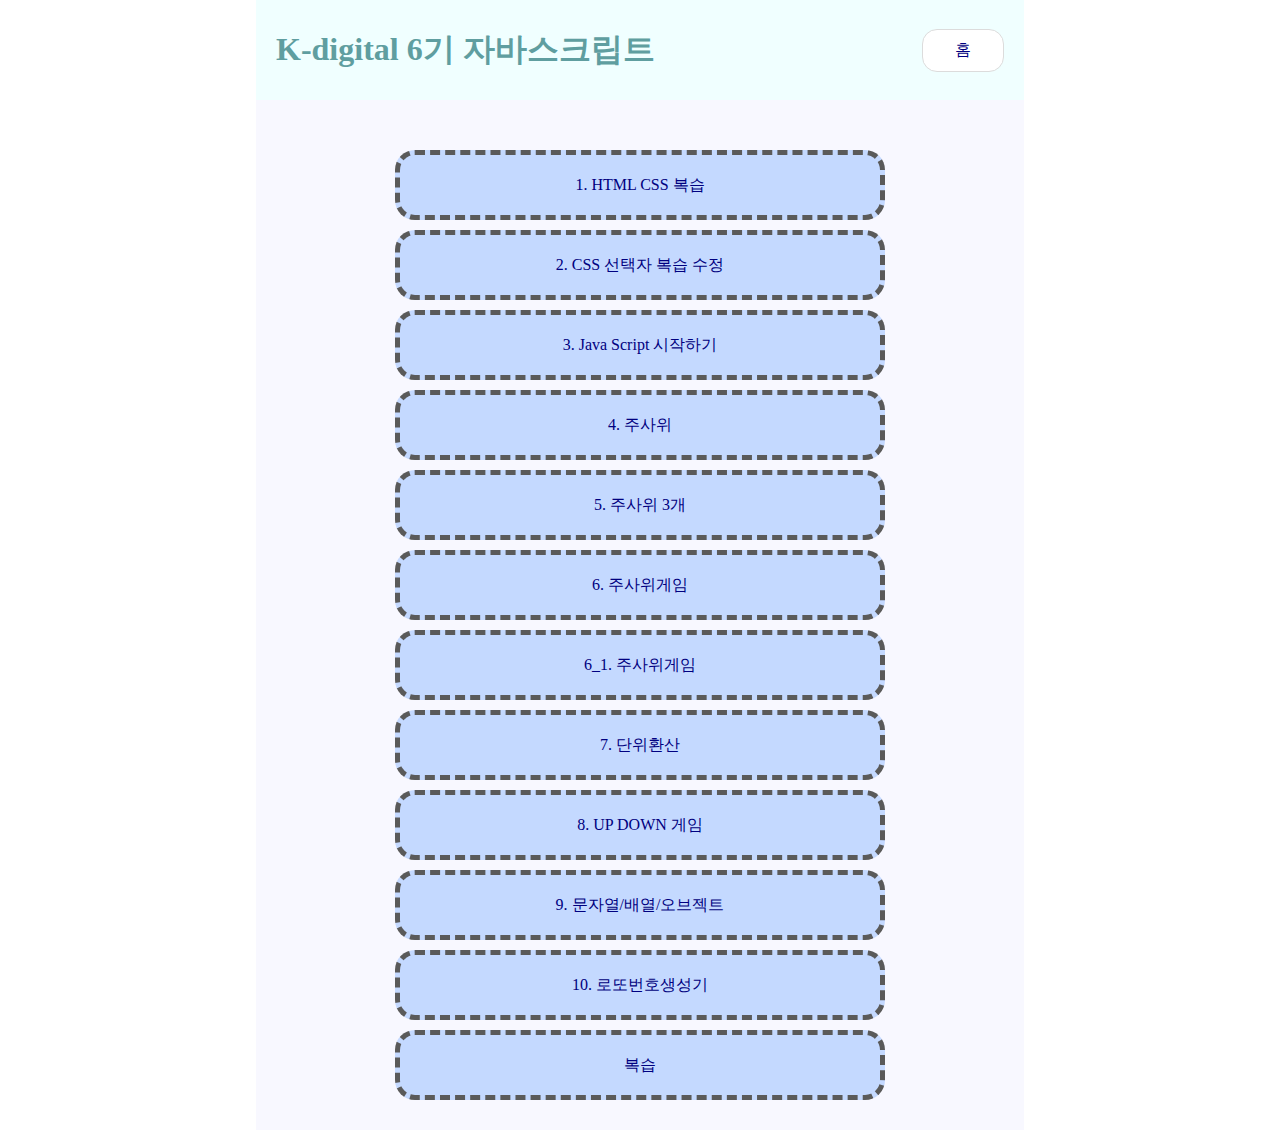
<file: index.html>
<!DOCTYPE html>
<html lang="ko">
  <head>
    <meta charset="UTF-8" />
    <meta name="viewport" content="width=device-width, initial-scale=1.0" />
    <link rel="stylesheet" href="index.css">
    <title>K-디지털6기</title>
  </head>
  <body>
    <main>
      <header>
        <h1>K-digital 6기 자바스크립트</h1>
        <div><a href="index.html">홈</a></div>
      </header>
      <article>
        <ul>
          <!-- a 태그는 반드시 href속성을 가짐 -->
          <li><a href="./01/01.html">1. HTML CSS 복습</a></li>
          <li><a href="./02/02.html">2. CSS 선택자 복습 수정</a></li>
          <li><a href="./03/03.html">3. Java Script 시작하기</a></li>
          <li><a href="./04/04.html">4. 주사위</a></li>
          <li><a href="./05/05.html">5. 주사위 3개</a></li>
          <li><a href="./06/06.html">6. 주사위게임</a></li>
          <li><a href="./06_1/06_1.html">6_1. 주사위게임</a></li>
          <li><a href="./07/07.html">7. 단위환산</a></li>
          <li><a href="./08/08.html">8. UP DOWN 게임</a></li>
          <li><a href="./09/09.html">9. 문자열/배열/오브젝트</a></li>
          <li><a href="./10/10.html">10. 로또번호생성기</a></li>
          <li><a href="./my/my.html">복습</a></li>
        </ul>
      </article>
    </main>
  </body>
</html>
</file>
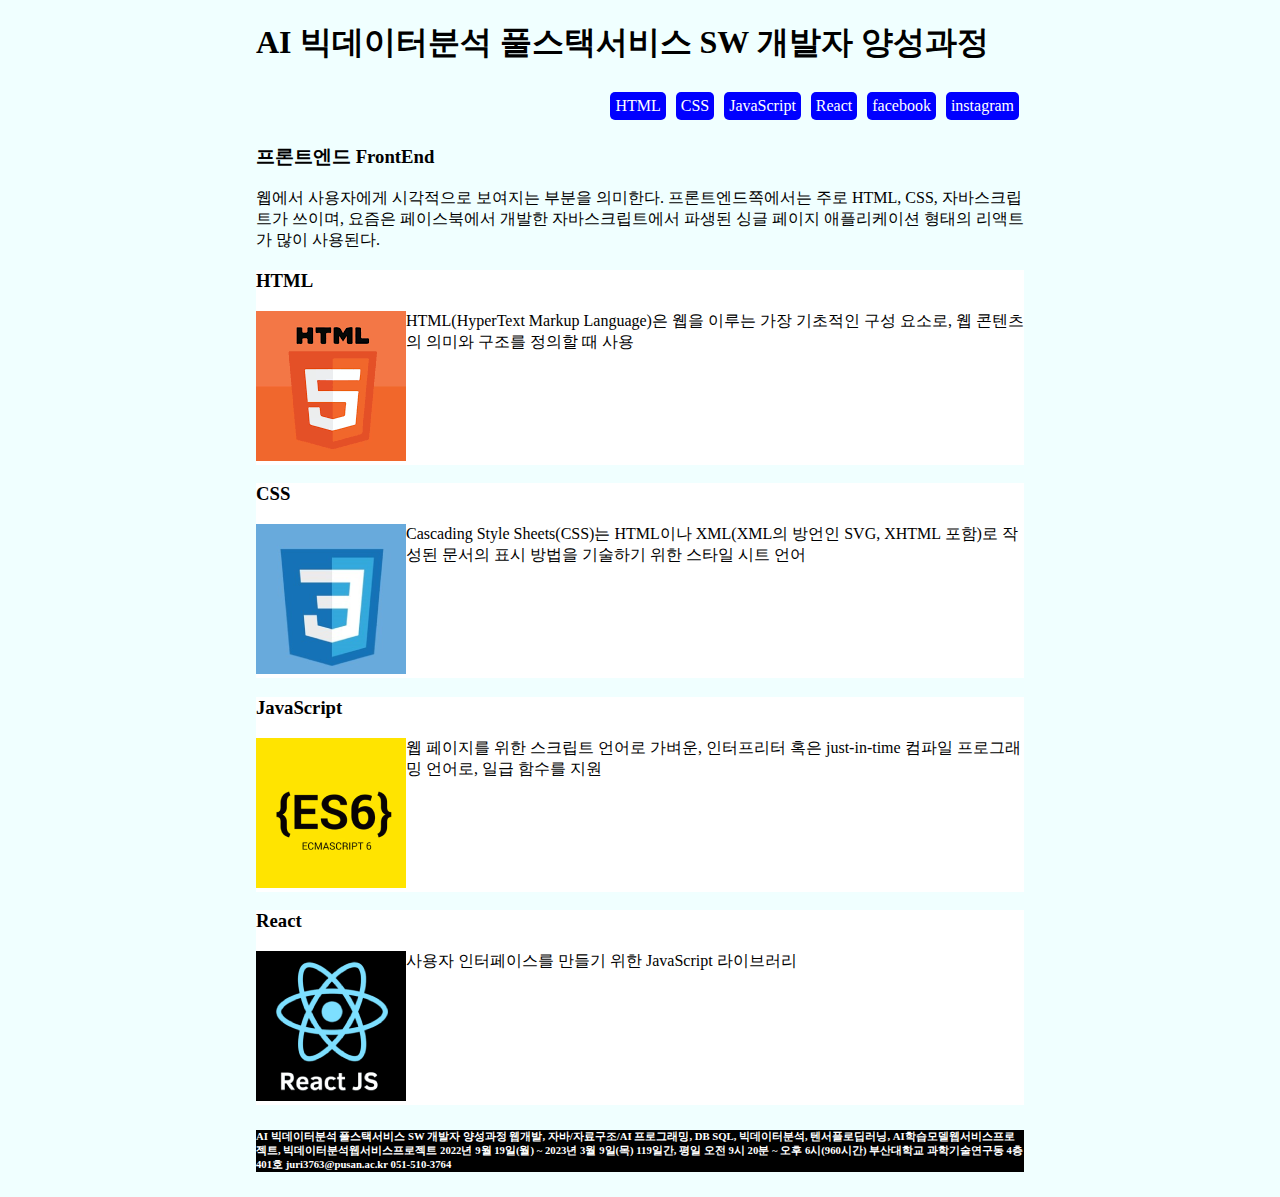
<file: 01/01.html>
<!DOCTYPE html>
<html lang="ko">
<head>
    <meta charset="UTF-8">
    <meta name="viewport" content="width=device-width, initial-scale=1.0">
    <link rel="stylesheet" href="01.css">
    <title>프론트엔드(FrontEnd)</title>
</head>
<body>
    <div class="title">
        <h1>AI 빅데이터분석 풀스택서비스 SW 개발자 양성과정</h1>
    </div>
    <div class="a">
        <div>HTML</div>
        <div>CSS</div>
        <div>JavaScript</div>
        <div>React</div>
        <div>facebook</div>
        <div>instagram</div>
    </div>

    <div>
        <h3>프론트엔드 FrontEnd</h3>
        <p>웹에서 사용자에게 시각적으로 보여지는 부분을 의미한다. 프론트엔드쪽에서는 주로 HTML, CSS, 자바스크립트가 쓰이며, 요즘은 페이스북에서 개발한 자바스크립트에서 파생된 싱글 페이지 애플리케이션 형태의 리액트가 많이 사용된다.
        </p>
    </div>

    <div class="box">
        <div>
            <h3>HTML</h3>
        </div>
        <div class="box-img-div">
            <div>
                <img src="01/01_image/html.png">
            </div>
            <div>
                HTML(HyperText Markup Language)은 웹을 이루는 가장 기초적인 구성 요소로, 웹 콘텐츠의 의미와 구조를 정의할 때 사용
            </div>
        </div>
    </div>

    <div class="box">
        <div>
            <h3>CSS</h3>
        </div>
        <div class="box-img-div">
            <div class="img-div">
                <img class="img" src="01/01_image/css.png">
            </div>
            <div>
                Cascading Style Sheets(CSS)는 HTML이나 XML(XML의 방언인 SVG, XHTML 포함)로 작성된 문서의 표시 방법을 기술하기 위한 스타일 시트 언어
            </div>
        </div>
    </div>

    <div class="box">
        <div>
            <h3>JavaScript</h3>
        </div>
        <div class="box-img-div">
            <div>
                <img src="/01/01/01_image/js.png">
            </div>
            <div>
                웹 페이지를 위한 스크립트 언어로 가벼운, 인터프리터 혹은 just-in-time 컴파일 프로그래밍 언어로, 일급 함수를 지원
            </div>
        </div>
    </div>

    <div class="box">
        <div>
            <h3>React</h3>
        </div>
        <div class="box-img-div">
            <div>
                <img src="/01/01/01_image/react.png">
            </div>
            <div>
                사용자 인터페이스를 만들기 위한 JavaScript 라이브러리
            </div>
        </div>
        </div>

    <footer class="end-div">
        <h6 class="end">AI 빅데이터분석 풀스택서비스 SW 개발자 양성과정
            웹개발, 자바/자료구조/AI 프로그래밍, DB SQL, 빅데이터분석, 텐서플로딥러닝, AI학습모델웹서비스프로젝트, 빅데이터분석웹서비스프로젝트
            2022년 9월 19일(월) ~ 2023년 3월 9일(목) 119일간, 평일 오전 9시 20분 ~ 오후 6시(960시간)
            부산대학교 과학기술연구동 4층 401호 juri3763@pusan.ac.kr 051-510-3764</h6>
    </footer>
</body>
</html>
</file>
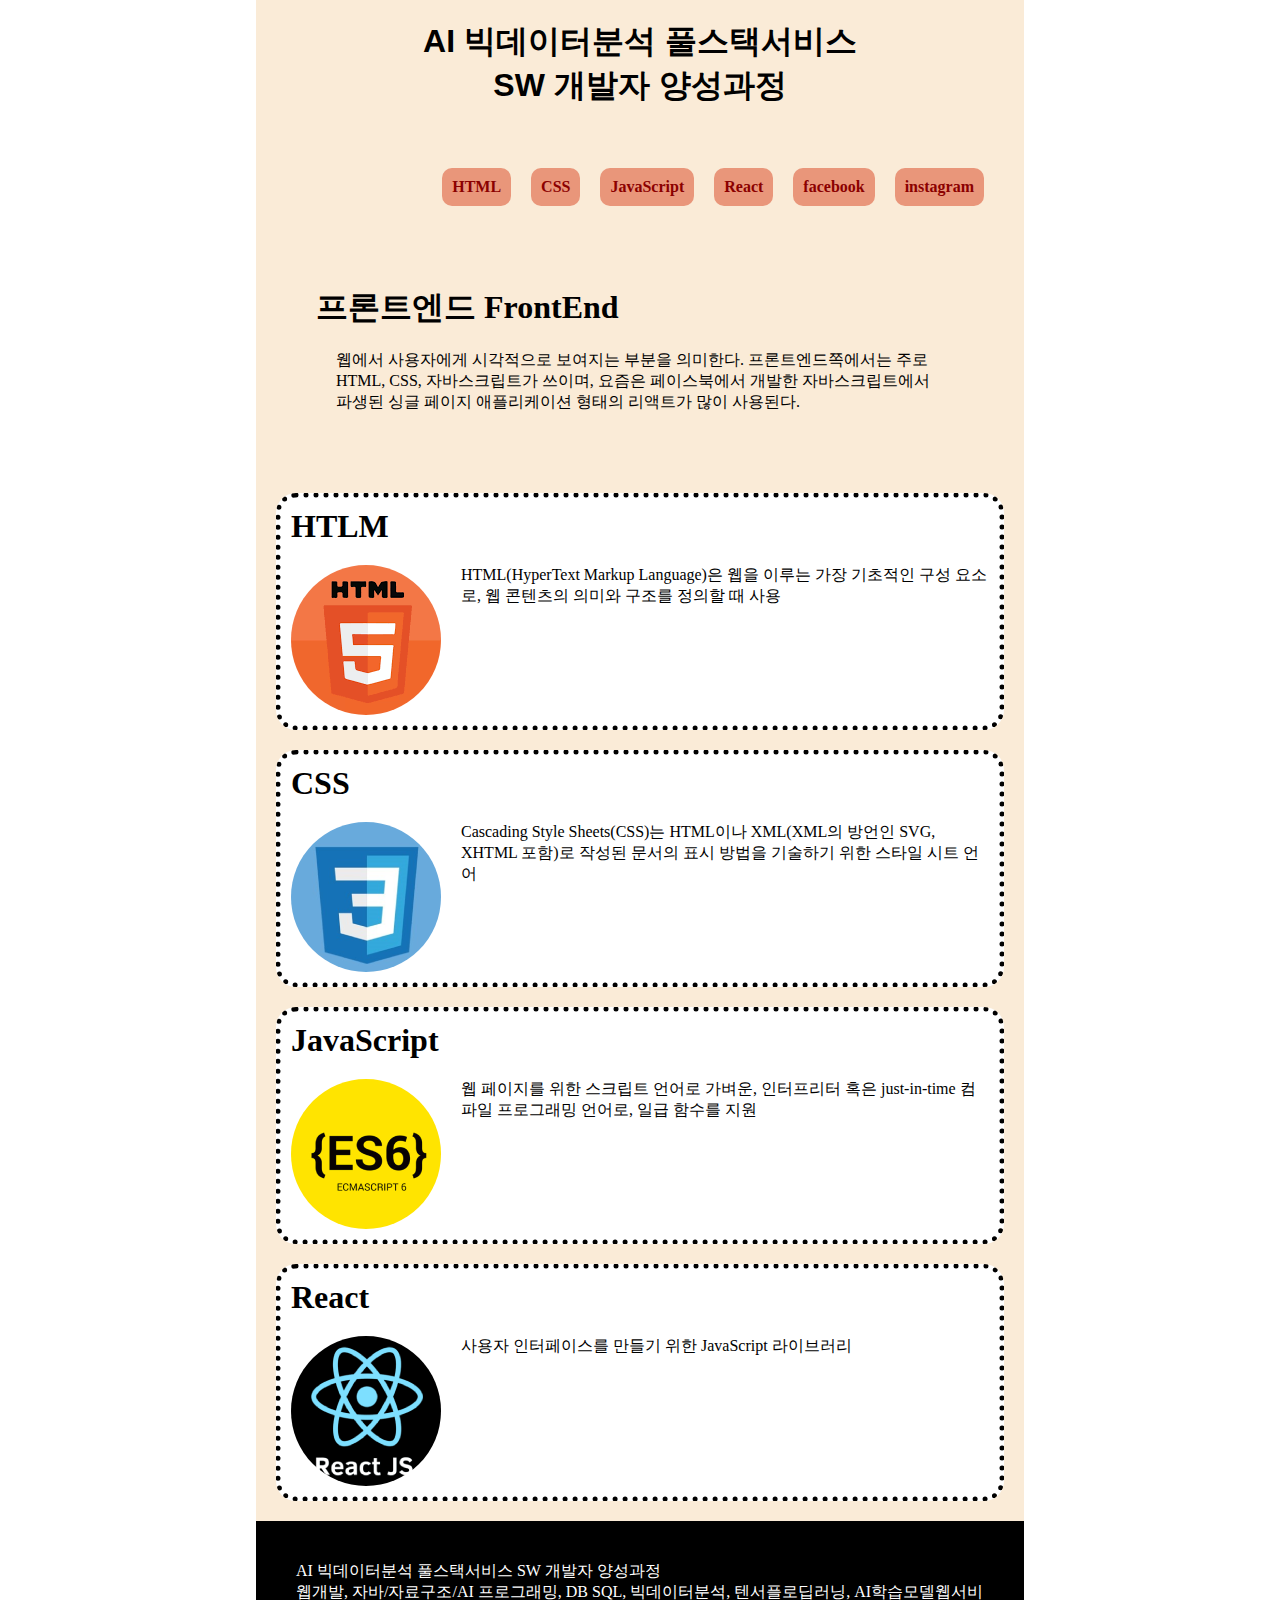
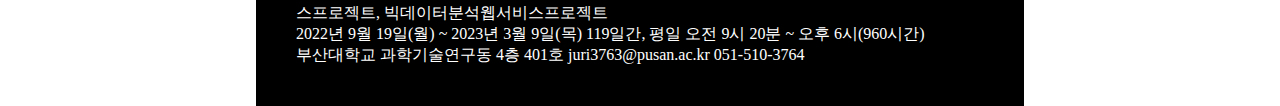
<file: 02/02.html>
<!DOCTYPE html>
<html lang="ko">
<head>
    <meta charset="UTF-8">
    <meta name="viewport" content="width=device-width, initial-scale=1.0">
    <link rel="stylesheet" href="./02.css">
    <title>HtmlCss복습</title>
</head>
<body>
    <main>
        <header>
            <h1>AI 빅데이터분석 풀스택서비스<br>SW 개발자 양성과정</h1>
            <nav>
                <ul>
                    <li><a href="#s1">HTML</a></li>
                    <li><a href="#s2">CSS</a></li>
                    <li><a href="#s3">JavaScript</a></li>
                    <li><a href="#s4">React</a></li>
                    <li><a href="https://www.facebook.com/">facebook</a></li>
                    <li><a href="https://www.instagram.com/">instagram</a></li>
                </ul>
            </nav>
        </header>

        <article>
            <h1>프론트엔드 FrontEnd</h1>
            <p>웹에서 사용자에게 시각적으로 보여지는 부분을 의미한다. 프론트엔드쪽에서는 주로 HTML, CSS, 자바스크립트가 쓰이며, 요즘은 페이스북에서 개발한 자바스크립트에서 파생된 싱글 페이지 애플리케이션 형태의 리액트가 많이 사용된다.</p>
        </article>

        <section id="s1">
            <h1>HTLM</h1>
            <div>
                <img src="../01/01/01_image/html.png">
                <p>HTML(HyperText Markup Language)은 웹을 이루는 가장 기초적인 구성 요소로, 웹 콘텐츠의 의미와 구조를 정의할 때 사용</p>
            </div>
        </section>

        <section id="s2">
            <h1>CSS</h1>
            <div>
                <img src="/01/01/01_image/css.png">
                <p>Cascading Style Sheets(CSS)는 HTML이나 XML(XML의 방언인 SVG, XHTML 포함)로 작성된 문서의 표시 방법을 기술하기 위한 스타일 시트 언어</p>
            </div>
        </section>

        <section id="s3">
            <h1>JavaScript</h1>
            <div>
                <img src="/01/01/01_image/js.png">
                <p>웹 페이지를 위한 스크립트 언어로 가벼운, 인터프리터 혹은 just-in-time 컴파일 프로그래밍 언어로, 일급 함수를 지원</p>
            </div>
        </section>

        <section id="s4">
            <h1>React</h1>
            <div>
                <img src="/01/01/01_image/react.png">
                <p>사용자 인터페이스를 만들기 위한 JavaScript 라이브러리</p>
            </div>
        </section>

        <footer>
            <ul>
                <li>AI 빅데이터분석 풀스택서비스 SW 개발자 양성과정</li>
                <li>웹개발, 자바/자료구조/AI 프로그래밍, DB SQL, 빅데이터분석, 텐서플로딥러닝, AI학습모델웹서비스프로젝트, 빅데이터분석웹서비스프로젝트</li>
                <li>2022년 9월 19일(월) ~ 2023년 3월 9일(목) 119일간, 평일 오전 9시 20분 ~ 오후 6시(960시간)</li>
                <li>부산대학교 과학기술연구동 4층 401호 juri3763@pusan.ac.kr 051-510-3764</li>
            </ul>
        </footer>
    </main>
</body>
</html>
</file>
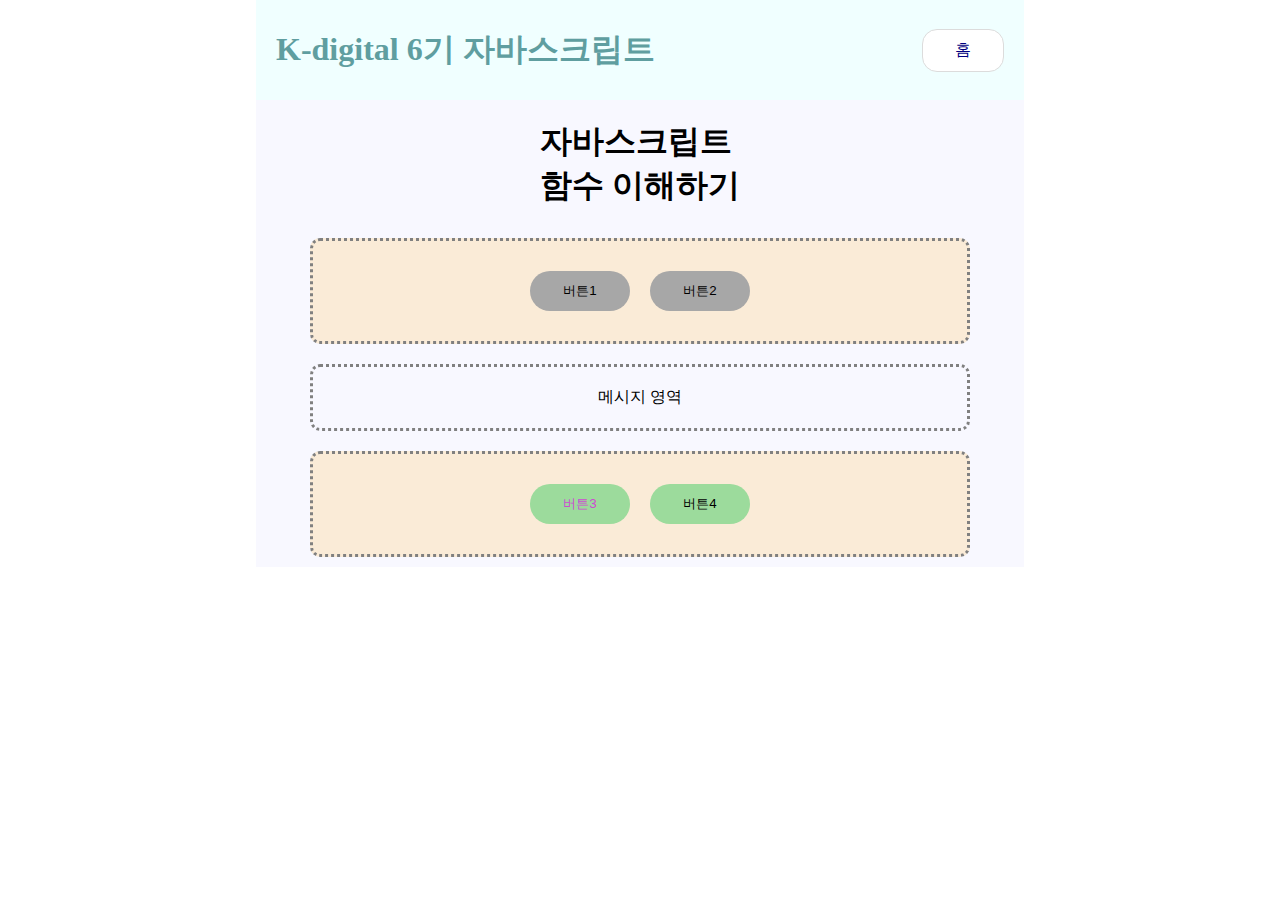
<file: 03/03.html>
<!DOCTYPE html>
<html lang="ko">
  <head>
    <meta charset="UTF-8" />
    <meta name="viewport" content="width=device-width, initial-scale=1.0" />
    <link rel="stylesheet" href="../index.css">
    <link rel="stylesheet" href="03.css">
    
    <!-- 자바스크립트 위치1 : 헤더 안에
    <script>
        alert("안녕하세요");
    </script> -->

    <!-- 자바스크립트 외부 파일 가져와서 쓰는 방법 (css파일처럼) -->
    <script src="./03.js"></script>

    <title>K-디지털6기</title>
  </head>

  <body>
    <main>
      <header>
        <h1>K-digital 6기 자바스크립트</h1>
        <div><a href="../index.html">홈</a></div>
      </header>
      <section>
        <h1>자바스크립트<br>함수 이해하기</h1>
        <div id="btArea" class="btGroup">
          <button onclick="handleClick(1)">버튼1</button>
          <button onclick="handleClick(2)">버튼2</button>
        </div>
        <div id="msgArea">
          메시지 영역
        </div>
        <div id="btArea2" class="btGroup">
        </div>
      </section>

        <!-- 자바스크립트 위치2 : 바디 제일아래에
        <script>
            alert("안녕하세요");
        </script> -->
        
    </main>
  </body>
</html>
</file>
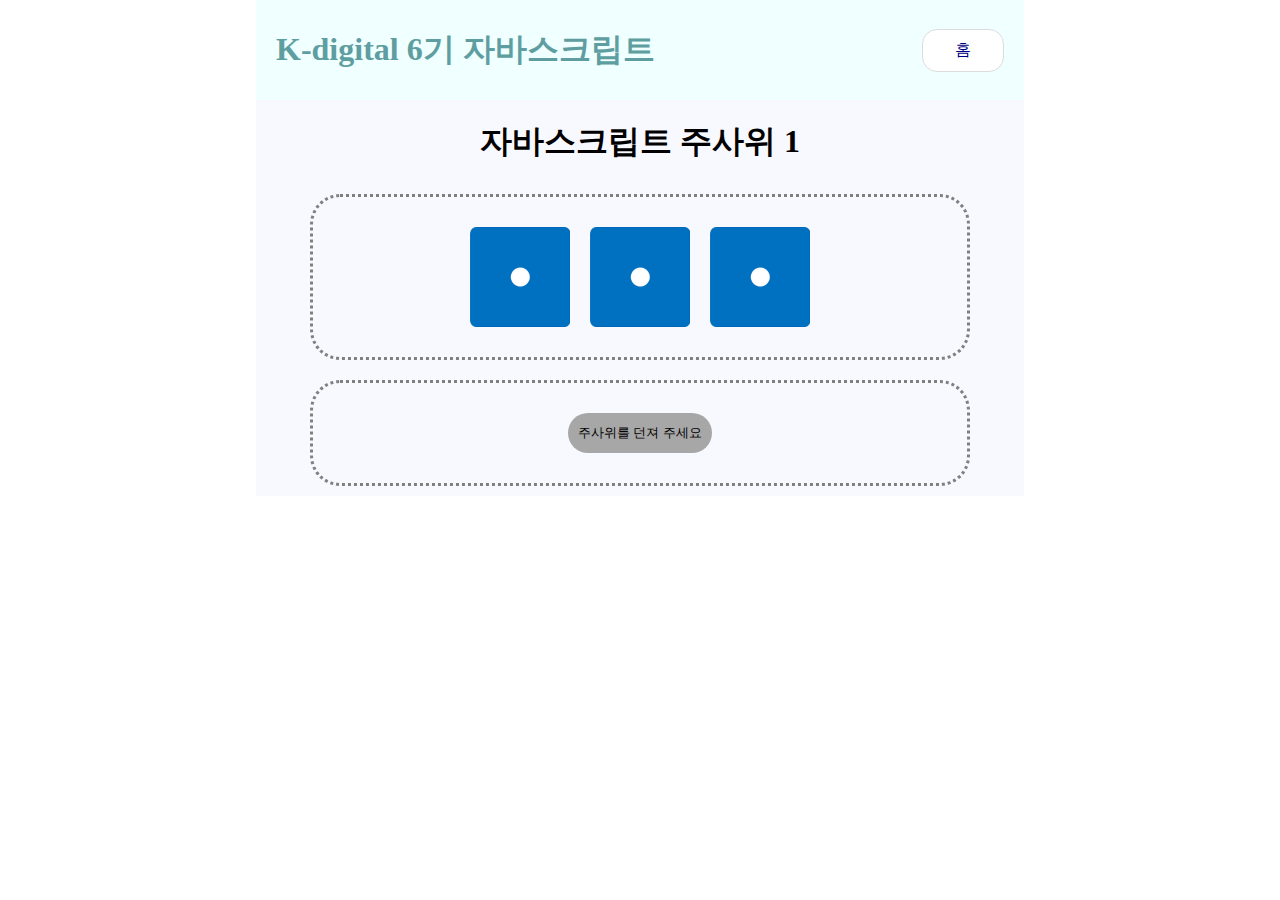
<file: 04/04.html>
<!DOCTYPE html>
<html lang="ko">
  <head>
    <meta charset="UTF-8" />
    <meta name="viewport" content="width=device-width, initial-scale=1.0" />
    <link rel="stylesheet" href="../index.css" />
    <link rel="stylesheet" href="./04.css" />
    <script src="./04.js"></script>
    <title>K-디지털6기</title>
  </head>
  <body>
    <main>
      <header>
        <h1>K-digital 6기 자바스크립트</h1>
        <div><a href="../index.html">홈</a></div>
      </header>
      <section>
        <h1>자바스크립트 주사위 1</h1>
        <div>
          <img class="dice" id="img" src="./img/1.png" alt="" />
          <img class="dice" id="img2" src="./img/1.png" alt="" />
          <img class="dice" id="img3" src="./img/1.png" alt="" />
        </div>
        <div>
          <button id="bt1">주사위를 던져 주세요</button>
          <!-- <button onclick="handleClick">주사위를 던져 주세요</button> -->
        </div>
      </section>
    </main>
  </body>
</html>
</file>
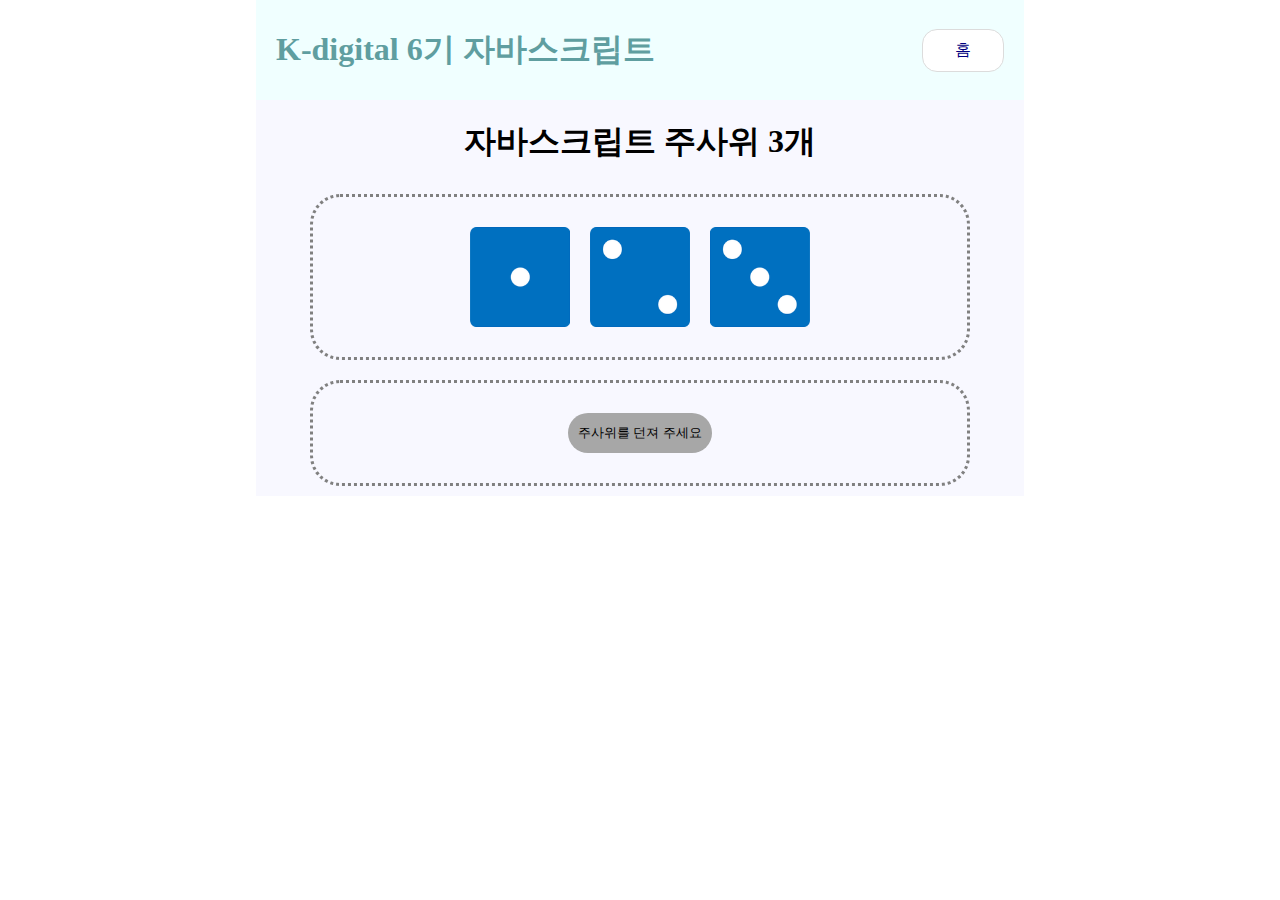
<file: 05/05.html>
<!DOCTYPE html>
<html lang="ko">
  <head>
    <meta charset="UTF-8" />
    <meta name="viewport" content="width=device-width, initial-scale=1.0" />
    <link rel="stylesheet" href="../index.css" />
    <link rel="stylesheet" href="./05.css" />
    <script src="./05.js"></script>
    <title>K-디지털6기</title>
  </head>
  <body>
    <main>
      <header>
        <h1>K-digital 6기 자바스크립트</h1>
        <div><a href="../index.html">홈</a></div>
      </header>
      <section>
        <h1>자바스크립트 주사위 3개</h1>
        <div>
          <img src="./img/1.png" alt="" />
          <img src="./img/2.png" alt="" />
          <img src="./img/3.png" alt="" />
        </div>
        <div>
          <button onclick="handleClick()">주사위를 던져 주세요</button>
          <!-- <button onclick="handleClick">주사위를 던져 주세요</button> -->
        </div>
      </section>
    </main>
  </body>
</html>
</file>
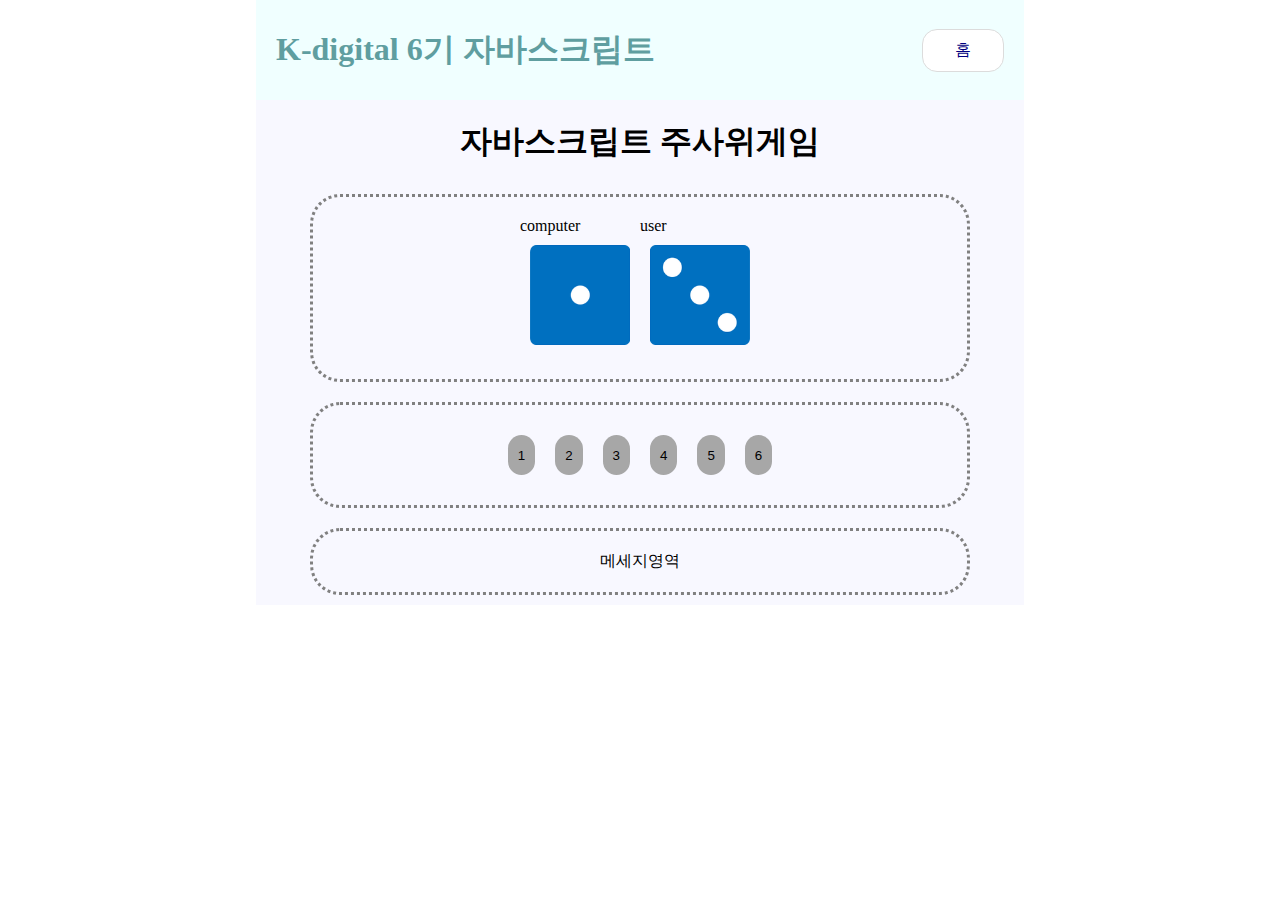
<file: 06/06.html>
<!DOCTYPE html>
<html lang="ko">
  <head>
    <meta charset="UTF-8" />
    <meta name="viewport" content="width=device-width, initial-scale=1.0" />
    <link rel="stylesheet" href="../index.css" />
    <link rel="stylesheet" href="./06.css" />
    <script src="./06.js"></script>
    <title>K-디지털6기</title>
  </head>
  <body>
    <main>
      <header>
        <h1>K-digital 6기 자바스크립트</h1>
        <div><a href="../index.html">홈</a></div>
      </header>
      <section>
        <h1>자바스크립트 주사위게임</h1>
        <div>
          <div>
            <p>computer</p>
            <img src="./img/1.png" id="img1" />
          </div>
          <div>
            <p>user</p>
            <img src="./img/3.png" id="img2" />
          </div>
        </div>
        <div>
          <button onclick="handleClick(1)">1</button>
          <!-- <button onclick="handleClick">주사위를 던져 주세요</button> -->
          <button onclick="handleClick(2)">2</button>
          <button onclick="handleClick(3)">3</button>
          <button onclick="handleClick(4)">4</button>
          <button onclick="handleClick(5)">5</button>
          <button onclick="handleClick(6)">6</button>
        </div>
        <div id="msg">
          <p>메세지영역</p>
        </div>
      </section>
    </main>
  </body>
</html>
</file>
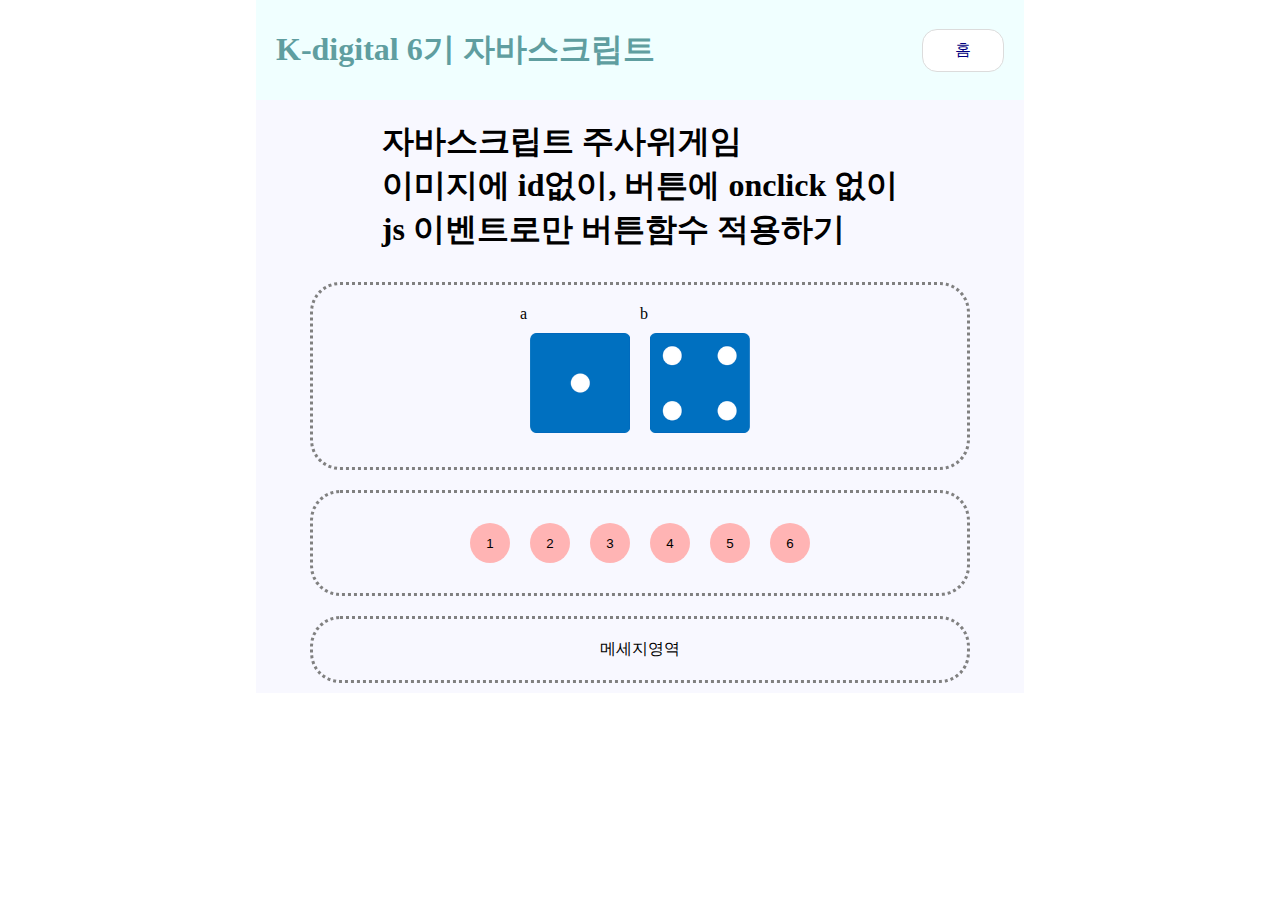
<file: 06_1/06_1.html>
<!DOCTYPE html>
<html lang="ko">
  <head>
    <meta charset="UTF-8" />
    <meta name="viewport" content="width=device-width, initial-scale=1.0" />
    <link rel="stylesheet" href="../index.css" />
    <link rel="stylesheet" href="./06_1.css" />
    <script src="./06_1.js"></script>
    <title>K-디지털6기</title>
  </head>
  <body>
    <main>
      <header>
        <h1>K-digital 6기 자바스크립트</h1>
        <div><a href="../index.html">홈</a></div>
      </header>
      <section>
        <h1>자바스크립트 주사위게임<br>이미지에 id없이, 버튼에 onclick 없이<br>js 이벤트로만 버튼함수 적용하기</h1>
        <div>
          <div>
            <p>a</p>
            <img src="./img/1.png"  />
          </div>
          <div>
            <p>b</p>
            <img src="./img/4.png"  />
          </div>
        </div>
        <div>
          <button>1</button>
          <!-- <button onclick="handleClick">주사위를 던져 주세요</button> -->
          <button>2</button>
          <button>3</button>
          <button>4</button>
          <button>5</button>
          <button>6</button>
        </div>
        <div id="msg">
          <p>메세지영역</p>
        </div>
      </section>
    </main>
  </body>
</html>
</file>
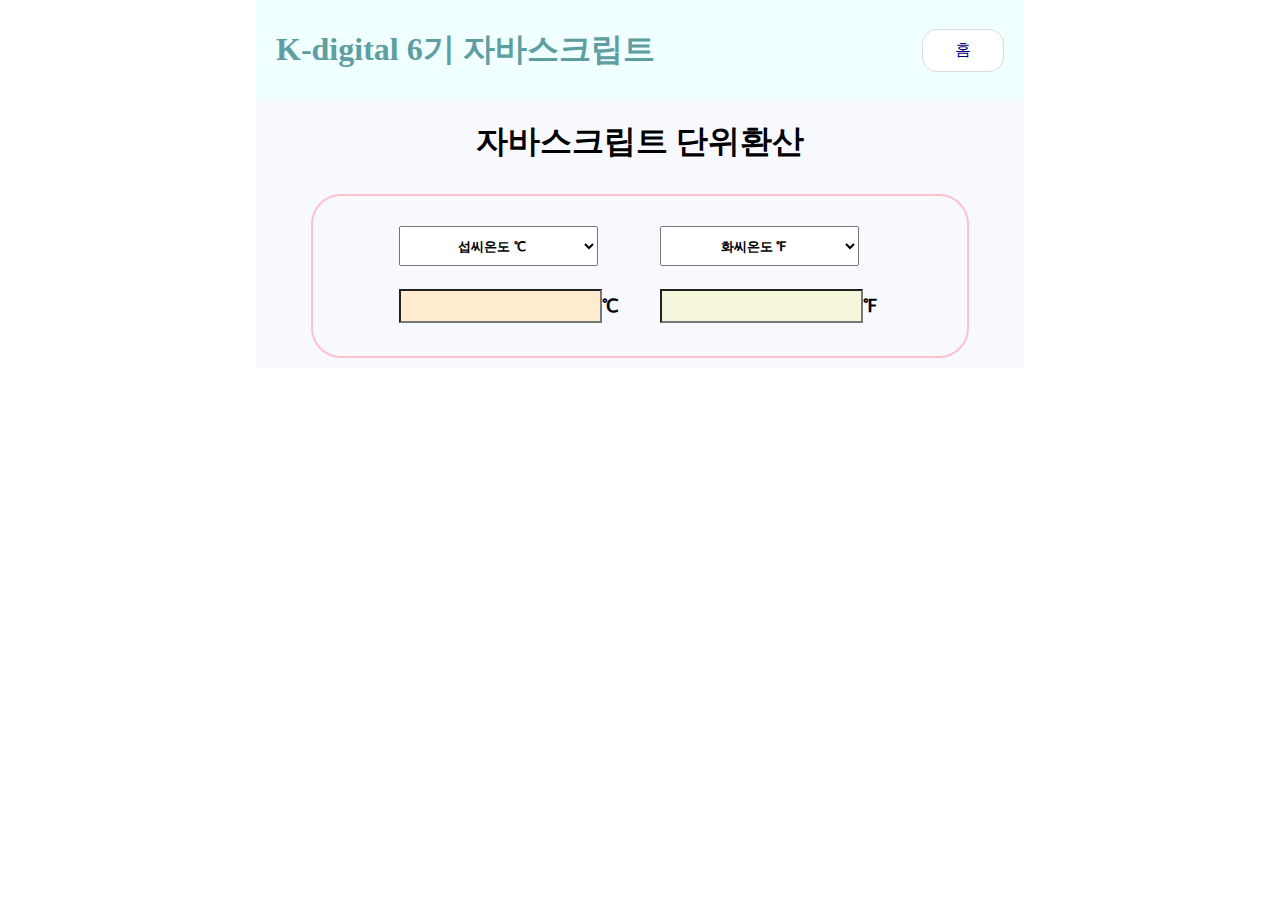
<file: 07/07.html>
<!DOCTYPE html>
<html lang="ko">
  <head>
    <meta charset="UTF-8" />
    <meta name="viewport" content="width=device-width, initial-scale=1.0" />
    <link rel="stylesheet" href="../index.css">
    <link rel="stylesheet" href="./07.css">
    <script src="./07.js"></script>

    <title>단위환산</title>
  </head>

  <body>
    <main>
      <header>
        <h1>K-digital 6기 자바스크립트</h1>
        <div><a href="../index.html">홈</a></div>
      </header>
      <form name="myform">
        <section>
          <h1>자바스크립트 단위환산</h1>
            <div>
              <div class="row">
                <div>
                  <select name="sel1" id="sel1">
                    <option value="℃" selected>섭씨온도 ℃</option>
                    <option value="℉">화씨온도 ℉</option>
                  </select>
                </div>
                <div>
                  <select name="sel2" id="sel2">
                    <option value="℃">섭씨온도 ℃</option>
                    <option value="℉" selected>화씨온도 ℉</option>
                  </select>
                </div>
              </div>
              <div class="row">
                <div>
                  <input type="number" id="txt1">
                  <label for="txt1"> ℃</label>
                </div>
                <div>
                  <input type="number" id="txt2" readonly>
                  <label for="txt1"> ℉</label>
                </div>
              </div>
            </div>
        </section>
      </form>
    </main>
  </body>
</html>
</file>
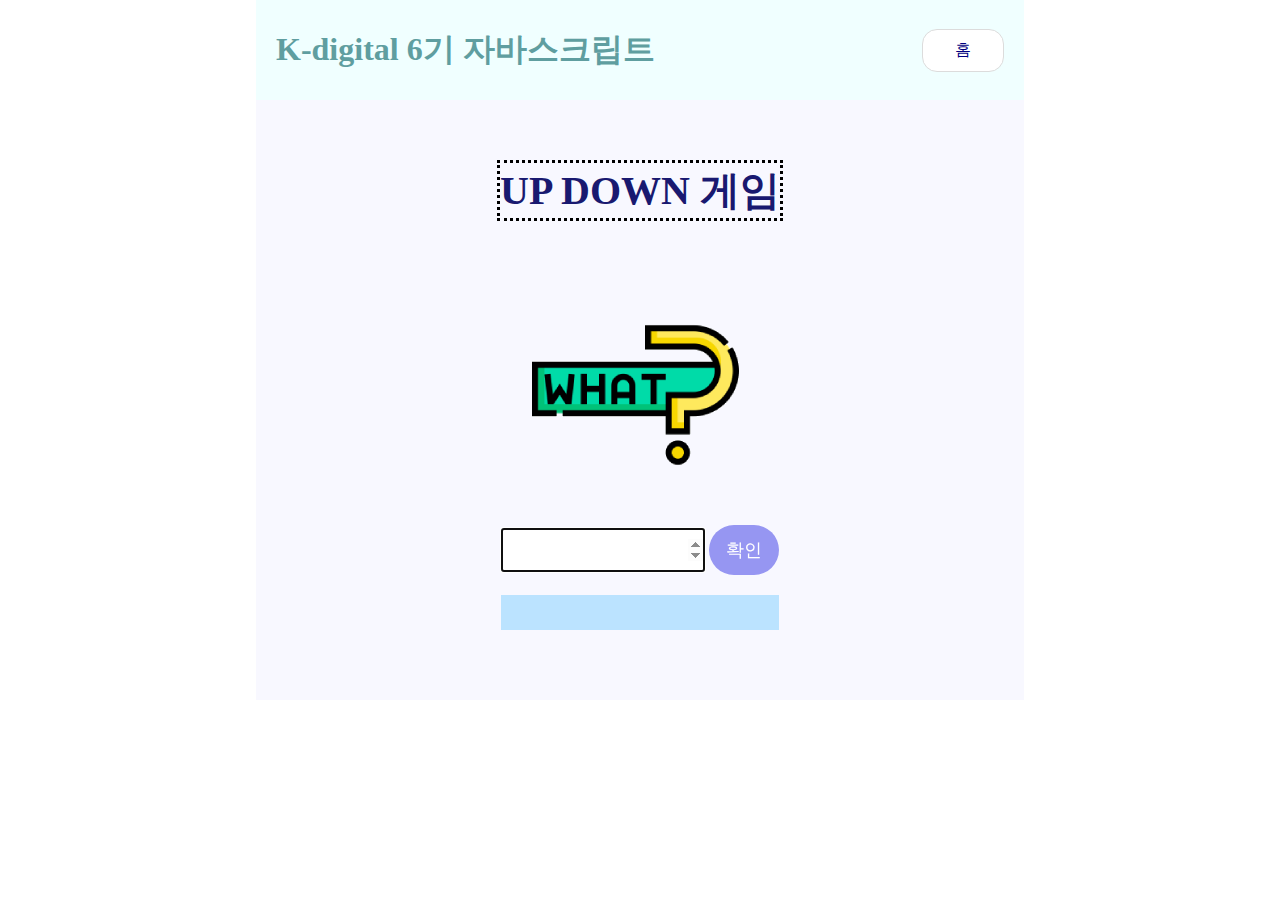
<file: 08/08.html>
<!DOCTYPE html>
<html lang="ko">
  <head>
    <meta charset="UTF-8" />
    <meta name="viewport" content="width=device-width, initial-scale=1.0" />
    <link rel="stylesheet" href="../index.css" />
    <link rel="stylesheet" href="./08.css" />
    <script src="./08.js"></script>

    <title>UP DOWN 게임</title>
  </head>

  <body>
    <main>
      <header>
        <h1>K-digital 6기 자바스크립트</h1>
        <div><a href="../index.html">홈</a></div>
      </header>
      <section>
        <h1><span class="cursor-blink">UP DOWN 게임</span></h1>
        <div>
          <div id="imgdiv">
            <img src="./imgs/what.png" />
          </div>
          <div id="inputdiv">
            <div>
              <input type="number" id="num1" name="num1" min="1" max="100" />
              <button><p>확인</p></button>
            </div>
            <div id="msg"></div>
          </div>
        </div>
      </section>
    </main>
  </body>
</html>
</file>
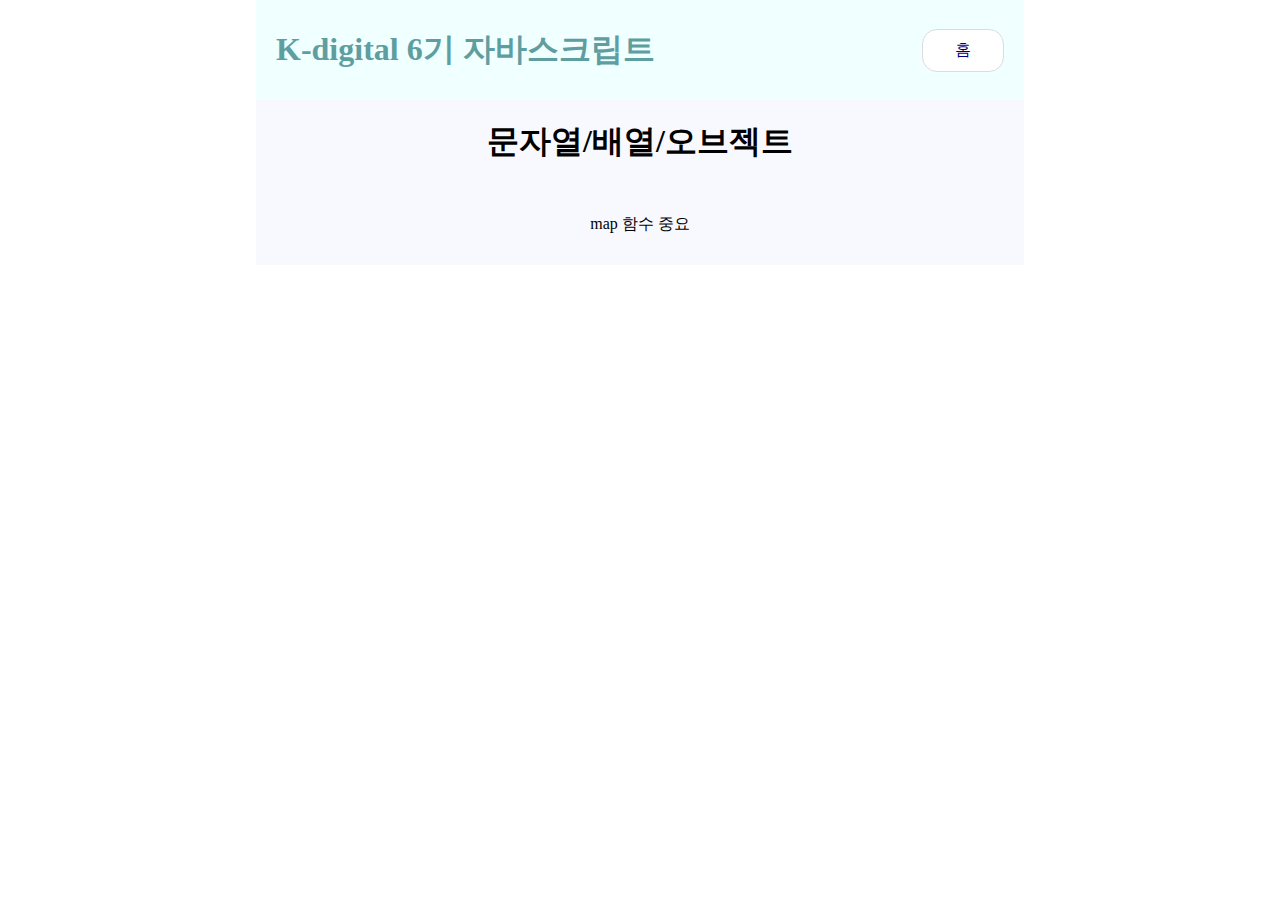
<file: 09/09.html>
<!DOCTYPE html>
<html lang="ko">
  <head>
    <meta charset="UTF-8" />
    <meta name="viewport" content="width=device-width, initial-scale=1.0" />
    <link rel="stylesheet" href="../index.css" />
    <link rel="stylesheet" href="./09.css" />
    <script src="./09.js"></script>

    <title>문자열/배열/오브젝트</title>
  </head>

  <body>
    <main>
      <header>
        <h1>K-digital 6기 자바스크립트</h1>
        <div><a href="../index.html">홈</a></div>
      </header>
      <section>
        <h1>문자열/배열/오브젝트</h1>
        <div>
          <p>map 함수 중요</p>
        </div>
      </section>
    </main>
  </body>
</html>
</file>
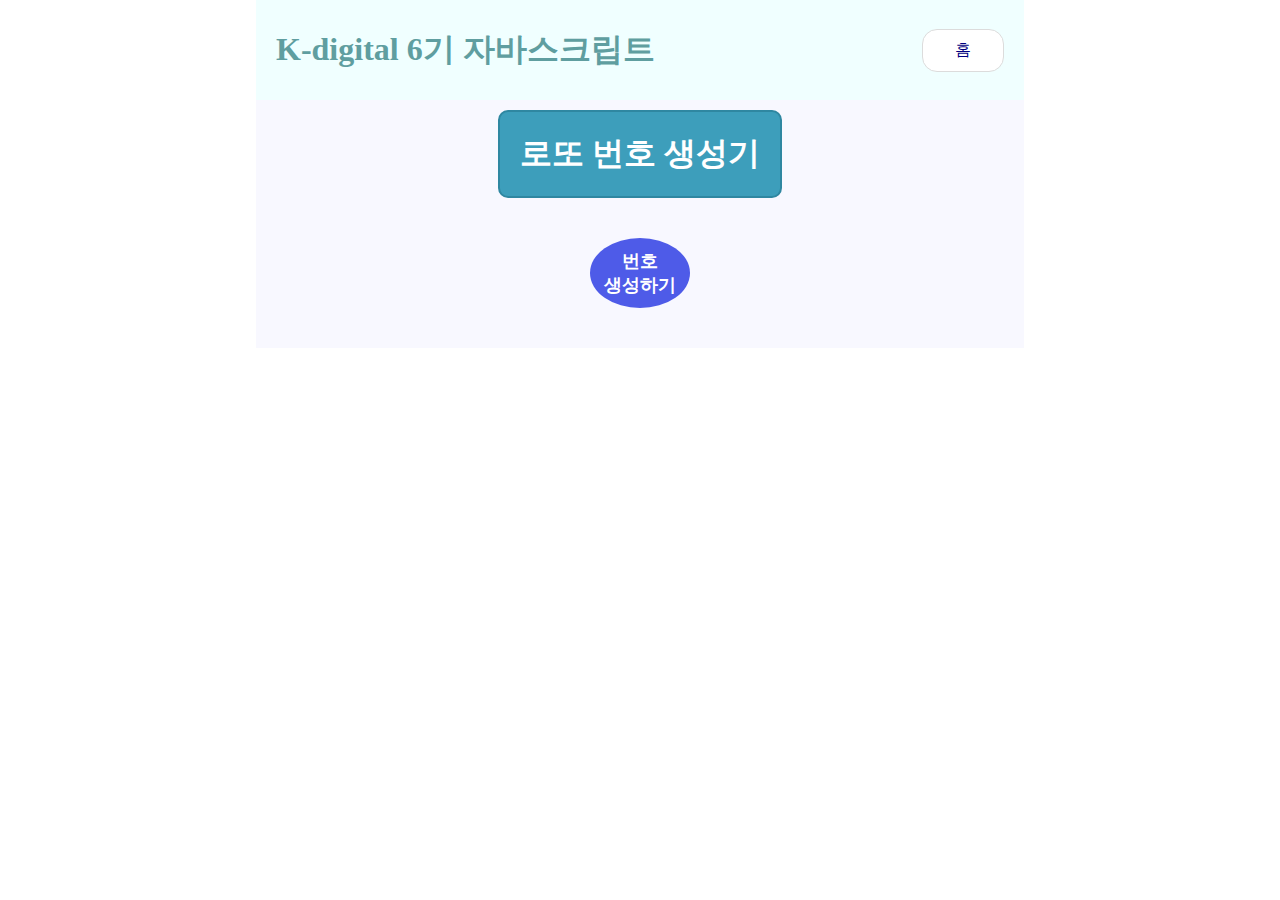
<file: 10/10.html>
<!DOCTYPE html>
<html lang="ko">

<head>
  <meta charset="UTF-8">
  <meta name="viewport" content="width=device-width, initial-scale=1.0">
  <link rel="stylesheet" href="../index.css"> 
  <link rel="stylesheet" href="./10.css">
  <script src="./10.js"></script>
  <title>K-디지털6기 - 로또</title>
</head>

<body>
  <main>
    <header>
      <h1>K-digital 6기 자바스크립트</h1>
      <div>
        <a href="../index.html">홈</a>
      </div>
    </header>
    <section>
      <h1>로또 번호 생성기</h1>
      <div>
        <div id="numDisp">
          <!-- <span class="sp0">1</span>
          <span class="sp1">11</span>
          <span class="sp2">21</span>
          <span class="sp3">31</span>
          <span class="sp4">41</span>
          <span class="sp4">41</span>
          <span>+</span>
          <span class="sp4">41</span> -->
        </div>
        <div>
          <button><p>번호<br/>생성하기</p></button>
        </div> 
      </div>
    </section>   
  </main>
</body>
</html>
</file>
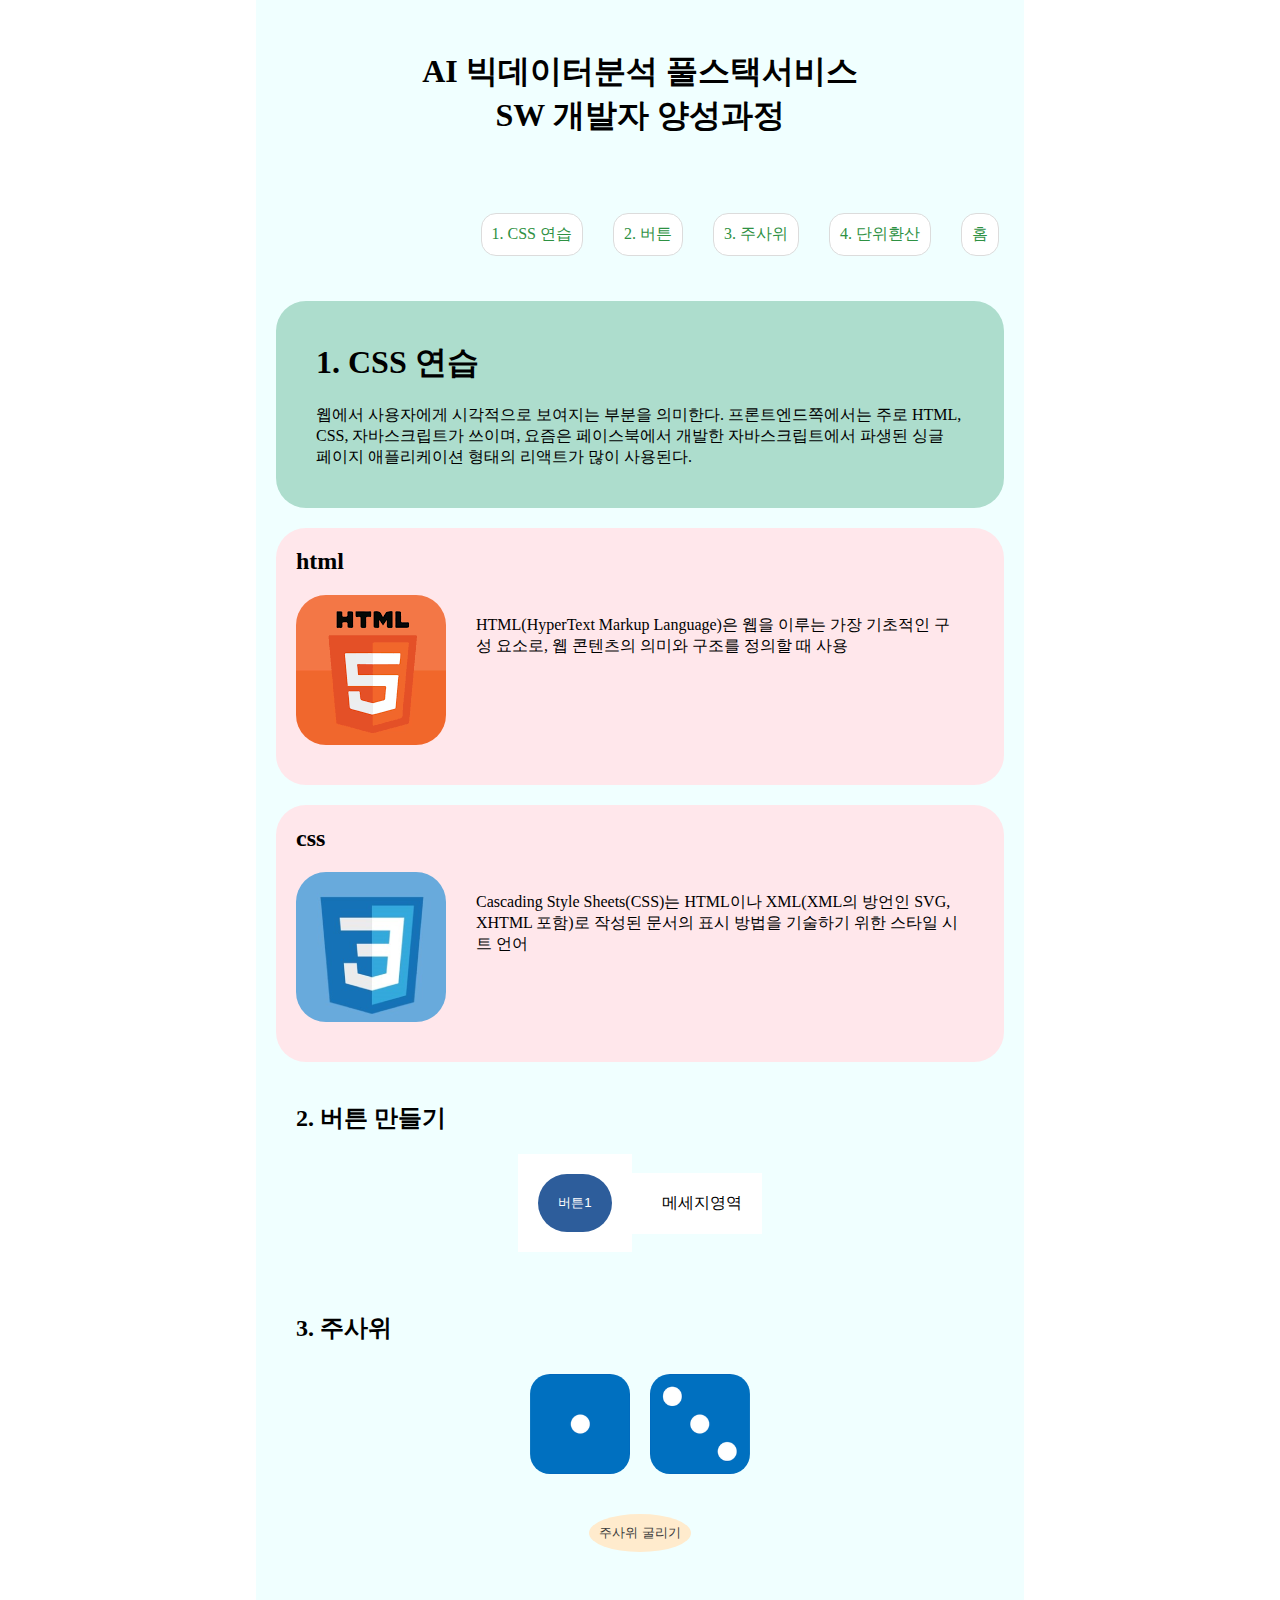
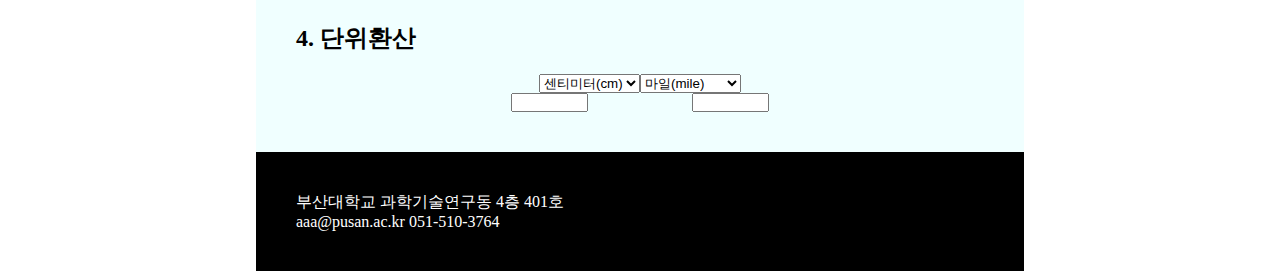
<file: my/my.html>
<!DOCTYPE html>
<html lang="en">
<head>
  <meta charset="UTF-8">
  <meta name="viewport" content="width=device-width, initial-scale=1.0">
  <link rel="stylesheet" href="./my.css">
  <script src="./my.js"></script>
  <title>복습</title>
</head>
<body>
  <main>
    <header>
      <h1>AI 빅데이터분석 풀스택서비스
        <br/>SW 개발자 양성과정</h1>
      <nav>
        <ul>
          <li><a href="#s1">1. CSS 연습</a></li>
          <li><a href="#s2">2. 버튼</a></li>
          <li><a href="#s3">3. 주사위</a></li>
          <li><a href="#s4">4. 단위환산</a></li>
          <li><a href="../index.html">홈</a></li>
        </ul>
      </nav>
    </header>
    
    <article id="s1">
      <h1>1. CSS 연습</h1>
      <p>웹에서 사용자에게 시각적으로 보여지는 부분을 의미한다. 프론트엔드쪽에서는 주로 HTML, CSS, 자바스크립트가 쓰이며, 요즘은 페이스북에서 개발한 자바스크립트에서 파생된 싱글 페이지 애플리케이션 형태의 리액트가 많이 사용된다.</p>
    </article>
    
    <section id="ss1">
        <h2>html</h2>
        <div class="imgp">
          <img src="../01/01/01_image/html.png" alt="">
          <p>HTML(HyperText Markup Language)은 웹을 이루는 가장 기초적인 구성 요소로, 웹 콘텐츠의 의미와 구조를 정의할 때 사용</p>
        </div>
    </section>
    <section id="ss2">
        <h2>css</h2>
        <div class="imgp">
          <img src="../01/01/01_image/css.png" alt="">
          <p>Cascading Style Sheets(CSS)는 HTML이나 XML(XML의 방언인 SVG, XHTML 포함)로 작성된 문서의 표시 방법을 기술하기 위한 스타일 시트 언어</p>
        </div>
    </section>

    <section id="s2">
      <h2>2. 버튼 만들기</h2>
      <div id="butmsg">
        <div>
          <button onclick="handleClick()">
          버튼1
          </button>
        </div>
        <div id="msg">
          <p>메세지영역</p>
        </div>
      </div>
    </section>

    <section id="s3">
      <h2>3. 주사위</h2>
      <div>
        <img src="../05/img/1.png" alt="">
        <img src="../05/img/3.png" alt="">
      </div>
      <div>
        <button>주사위 굴리기</button>
      </div>
    </section>

    <section id="s4">
      <h2>4. 단위환산</h2>
      <div>
        <div class="row">
          <div>
            <select name="sel1" id="sel1">
              <option value="" selected>센티미터(cm)</option>
              <option value="">마일(mile)</option>
            </select>
          </div>
          <div>
            <select name="sel2" id="sel2">
              <option value="">센티미터(cm)</option>
              <option value="" selected>마일(mile)</option>
            </select>
          </div>
        </div>
        <div class="row">
          <div>
            <input type="number">
          </div>
          <div>
            <input type="number" readonly>
          </div>
        </div>
      </div>
    </section>

    <footer>
      <ul>
        <li>부산대학교 과학기술연구동 4층 401호</li>
        <li>aaa@pusan.ac.kr 051-510-3764</li>
      </ul>
    </footer>
  </main>
</body>
</html>
</file>
<file: index.css>
* {
    margin: 0px;
    padding: 0px;
}

main {
    width: 60%;
    margin-left: 20%;
    background-color: ghostwhite;
}

header {
    background-color: azure;
    color: cadetblue;
    height: 100px;
    display: flex;
    justify-content: space-between;
    align-items: center;
    padding: 0 20px;
}

article {
    display: flex;
    flex-direction: column;
    justify-content: center;
    align-items: center;
    padding: 20px;
}


article ul {
    width: 70%;
    margin-top: 20px;
    list-style: none;
}


article li {
    display: flex;
    align-items: center;
    /* text-align: center; */
    justify-content: center;
    height: 40px;
    border: 5px dashed rgb(90, 90, 90);
    margin: 10px;
    padding: 10px;
    border-radius: 20px;
    background-color: rgb(196, 217, 255);
}

article li:hover {
    background-color: rgb(255, 215, 221);
}

article a, header a {
    color: navy;
    text-decoration: none;
}

header a {
    display: inline-flex;
    padding: 10px;
    background-color: white;
    width: 60px;
    justify-content: center;
    align-items: center;
    border-radius: 15px;
    border: 1px solid gainsboro;
}

a:hover {
    color: red;
}

main section {
    display: flex;
    justify-content: center;
    align-items: center;
    flex-direction: column;
}

section > h1 {
    display: flex;
    padding: 20px;
    justify-content: center;
    align-items: center;
}

section > div {
    width: 80%;
    display: flex;
    justify-content: center;
    align-items: center;
    border: 3px dotted grey;
    border-radius: 30px;
    padding: 20px;
    margin: 10px;
}
</file>
<file: 01/01.css>
/* * {
    background-color: azure;
    margin : 10px;
    padding: 10px;
    border: 1px solid blue;
} */

body {
    width: 60%;
    margin-left: 20%;
    background-color: azure;
}

.a {
    display: flex;
    justify-content: end;

}

.a>div {
    color: white;
    background-color: blue;
    border-radius: 5px;
    padding: 5px;
    margin: 5px;
}

.box {
    background-color: white;
}

.box-img-div {
    display: flex;
}


.end-div {
    background-color: black;
    color: white;
}
</file>
<file: 02/02.css>
* {
    margin: 0px;
    padding: 0px;
}

main {
    width: 60%;
    background-color: antiquewhite;
    margin-left: 20%;
}



@media only screen and (max-width: 768px) {
    main {
      width: 100%;
      background-color: azure;
      margin-left: 0px;
    }
    header h1 {
        font-size: medium;
        color: brown;
    }
}
/* 반응형. 사이즈 줄였을때 */







nav a{
    text-decoration: none;
    font-weight: bolder;
    color: darkred;
}

nav a:hover, nav li:hover {
    text-decoration: underline;
    color: white;
    background-color: black;
}

/* nav a:visited {
    background-color: green;
} 
li에는 visited 없음*/


header>h1 {
    text-align: center;
    padding: 20px;
    font-family: 'Franklin Gothic Medium', 'Arial Narrow', Arial, sans-serif;
}

nav>ul {
    display: flex;
    flex-wrap: wrap;
    /* 자동줄바꿈 */
    margin: 20px;
    padding: 10px;
    justify-content: right;
    list-style: none;
}

nav li { 
    margin: 10px;
    padding: 10px;
    background-color: darksalmon;
    color: white;
    border-radius: 10px;
}




article {
    margin: 40px;
    padding: 20px;
}

article p {
    margin: 20px;
}






img {
    border-radius: 50%;
}





section {
    background-color: white;
    margin: 20px;
    padding: 10px;
    border-radius: 20px;
    border: 5px dotted black;
}

section div {
    display: flex;
    margin-top: 20px;
}

section p {
    margin-left: 20px;
}








footer {
    background-color: black;
    color:white;
    list-style: none;
    padding: 40px;
}

footer li {
    list-style: none;
}
</file>
<file: 03/03.css>
button {
    width: 100px;
    height: 40px;
    background-color: rgb(167, 167, 167);
    color: rgb(0, 0, 0);
    border: 0px;
    margin: 10px;
    padding: 10px;
    border-radius: 20px;
}

button:hover {
    background-color: black;
    color: white;
    cursor: pointer;
}

h2 {
    font-size: medium;
    color: blue;
}

.btGroup {
    background-color: antiquewhite;
}

#btArea2 button{
    background-color: rgb(156, 219, 156);
}

#bt3 {
    color: rgb(205, 74, 209);
}

section div {
    border-radius: 10px;
}
</file>
<file: 04/04.css>
button {
    height: 40px;
    background-color: rgb(167, 167, 167);
    color: rgb(0, 0, 0);
    border: 0px;
    margin: 10px;
    padding: 10px;
    border-radius: 20px;
}

button:hover {
    background-color: white;
}

.dice {
    padding: 10px;
    width: 100px;
}
</file>
<file: 05/05.css>
button {
    height: 40px;
    background-color: rgb(167, 167, 167);
    color: rgb(0, 0, 0);
    border: 0px;
    margin: 10px;
    padding: 10px;
    border-radius: 20px;
}

button:hover {
    background-color: white;
}

img {
    padding: 10px;
    width: 100px;
}
</file>
<file: 06/06.css>
button {
    height: 40px;
    background-color: rgb(167, 167, 167);
    color: rgb(0, 0, 0);
    border: 0px;
    margin: 10px;
    padding: 10px;
    border-radius: 20px;
}

button:hover {
    background-color: white;
}

img {
    padding: 10px;
    width: 100px;
}

section > p {
    display: flex;
    align-items: center;
    text-align: center;
}
</file>
<file: 06_1/06_1.css>
button {
    height: 40px;
    background-color: rgb(255, 180, 180);
    color: rgb(0, 0, 0);
    border: 0px;
    margin: 10px;
    padding: 10px;
    border-radius: 50%;
    width: 40px;
}

button:hover {
    background-color: white;
    cursor: pointer;
}

img {
    padding: 10px;
    width: 100px;
}
</file>
<file: 07/07.css>
section > div {
    display: flex;
    flex-direction: column;
    justify-content: center;
    align-items: center;
    border: 2px solid pink;
}


.row {
    display: flex;
    justify-content: center;
    align-items: center;
    width: 90%;
    margin: 20px;
}

.row > div {
    display: flex;
    justify-content: left;
    align-items: center;
    width: 40%;
    height: 20px;
    margin: 0 20px;
}

select {
    display: inline-flex;
    width: 90%;
    height: 40px;
}

input[type=number] {
    display: inline-flex;
    width: 90%;
    height: 30px;
    background-color: blanchedalmond;
    text-align: end;
}

label {
    font-size: large;
    font-weight: bolder;
    text-align: end;
}

#txt2 {
    background-color: beige;
}

select {
    font-weight: bold;
    text-align: center;
}
</file>
<file: 08/08.css>
section {
    height: 600px;
}

section>div {
    display: flex;
    flex-direction: column;
    justify-content: center;
    align-items: center;
    border: 0px;
}

img {
    border: 0px;
}

input[type=number] {
    display: inline-flex;
    width: 200px;
    height: 40px;
    text-align: center;
    font-size: larger;
}

button {
    border-radius: 30px;
    border: 0px;
    background-color: rgb(150, 150, 242);
    color: white;
    width: 70px;
    height: 50px;
    font-size: large;
}

button:hover {
    cursor: pointer;
    background-color: black;
}

#msg {
    display: flex;
    justify-content: center;
    align-items: center;
    background-color: rgb(187, 227, 255);
    width: 100%;
    text-align: center;
    height: 35px;
    margin-top: 20px;
    font-size: large;
    font-weight: bold;
}

@keyframes cursor-blink {
    0% {
      opacity: 1;
    }
    50% {
      opacity: 0;
    }
    100% {
      opacity: 1;
    }
  }
  
  .cursor-blink {
    animation: cursor-blink 1s infinite;
    border: 3px dotted black;
    color: midnightblue;
    font-size: 40px;
  }

/* @keyframes cursor-blink {
    0% {
        opacity: 0;
      }
      50% {
        opacity: 1;
      }
      100% {
        opacity: 0;
      }
  }
    
    .cursor-blink::after {
      content: '|';
      display: inline-block;
      animation: cursor-blink 1s infinite;
  } */
</file>
<file: 09/09.css>
section>div {
    border: 0px;
}
</file>
<file: 10/10.css>
section > h1 {
    border: 2px solid rgb(47, 135, 161);
    border-radius: 10px;
    margin-top: 10px;
    color: white;
    background-color: rgb(61, 158, 187);
}

section>div {
    border: 0px;
    display: flex;
    flex-direction: column;
}

section span {
  display: inline-flex;
  justify-content: center;
  align-items: center;

  width: 40px;
  height: 40px;
  border-radius: 50%;
  color: black;
  font-weight: bold;
  margin: 5px;
}


.sp0 {
  background-color: rgb(189, 104, 146);
  color: white;
}
.sp1 {
  background-color: rgb(216, 187, 107);
  color: white;
}
.sp2 {
  background-color: rgb(104, 187, 104);
  color: white;
}
.sp3 {
  background-color: rgb(122, 127, 199);
  color: white;
}
.sp4 {
  background-color: rgb(112, 204, 176);
  color: white;
}


/* #num {
    border: 1px solid darkblue;
    border-radius: 50%;
    width: 50px;
    height: 30px;
    text-align: center;
    align-items: center;
    padding: 10px;
    color: white;
    background-color: navy;
    font-weight: bold;
    margin: 10px;
} */




  p {
    display: flex;
    justify-content: center;
    align-items: center;
    font-size: large;
    font-weight: bold;
  }
  
  button { 
    height: 70px;
    width: 100px;
    background-color:rgb(78, 91, 232);
    color: white;
    border: 0px;
    margin: 10px;
    padding: 10px;
    border-radius: 50%;
  }
  
  
  button:hover {
    background-color: rgb(0, 1, 80);
    cursor: pointer;
  }
</file>
<file: my/my.css>
*{
    padding: 0px;
    margin: 0px;
}

main {
    width: 60%;
    margin: 0 20%;
    background-color: azure;
}


@media only screen and (max-width: 768px) {
    main {
      width: 100%;
      background-color: azure;
      margin-left: 0px;
    }
}



header h1 {
    text-align: center;
    padding: 50px;
}

header ul {
    flex-wrap: wrap;
    list-style: none;
    padding: 10px;
    display: flex;
    justify-content: end;
}

header li {
    padding: 10px;
    margin: 5px;
    border-radius: 10px;
}

header a {
    text-decoration: none;
    color: rgb(46, 145, 67);
    display: inline-flex;
    padding: 10px;
    background-color: white;
    justify-content: center;
    align-items: center;
    border-radius: 15px;
    border: 1px solid gainsboro;
}

header a:hover {
    color: white;
    background-color: black;
}







article {
    margin: 20px;
    padding: 20px;
    background-color: rgb(173, 221, 205);
    border-radius: 30px;
}

article h1, p {
    margin: 20px;

}





section {
    margin: 20px;
    padding: 20px;
    border-radius: 30px;
}

section > div {
    margin-top: 20px;
}

#ss1, #ss2 {
    background-color: rgb(255, 231, 235);
}

section p {
    margin-left: 30px;
}

.imgp {
    display: flex;
    margin: 20px 0 20px 0;
}

img {
    border-radius: 20%;
}





footer {
    background-color: black;
    color: white;
    padding: 40px;
}

footer li {
    list-style: none;
}








#s2 div {
    display: flex;
    justify-content: center;
    align-items: center;
}

#s2 button {
    margin: 20px;
    padding: 20px;
    border-radius: 30px;
    border: 0;
    color: white;
    background-color: rgb(45, 93, 155);

    /* display: flex;
    justify-content: space-between;
    align-items: center; */
}

#butmsg {
    display: flex;
}

#butmsg div {
    align-items: center;
    background-color: rgb(255, 255, 255);
}

#butmsg p {
    text-align: center;
}



#s3 div {
    display: flex;
    justify-content: center;
    text-align: center;
}

#s3 img {
    margin: 10px;
    width: 100px;
}

#s3 button {
    margin: 10px;
    padding: 10px;
    border-radius: 50%;
    border: 0px;
    background-color: blanchedalmond;
    color: rgb(59, 59, 59);
}

button:hover {
    cursor: pointer;
}


#s4 .row {
    display: flex;
    justify-content: center;
    text-align: center;

}

#s4 input, option {
    width: 40%;
}
</file>
